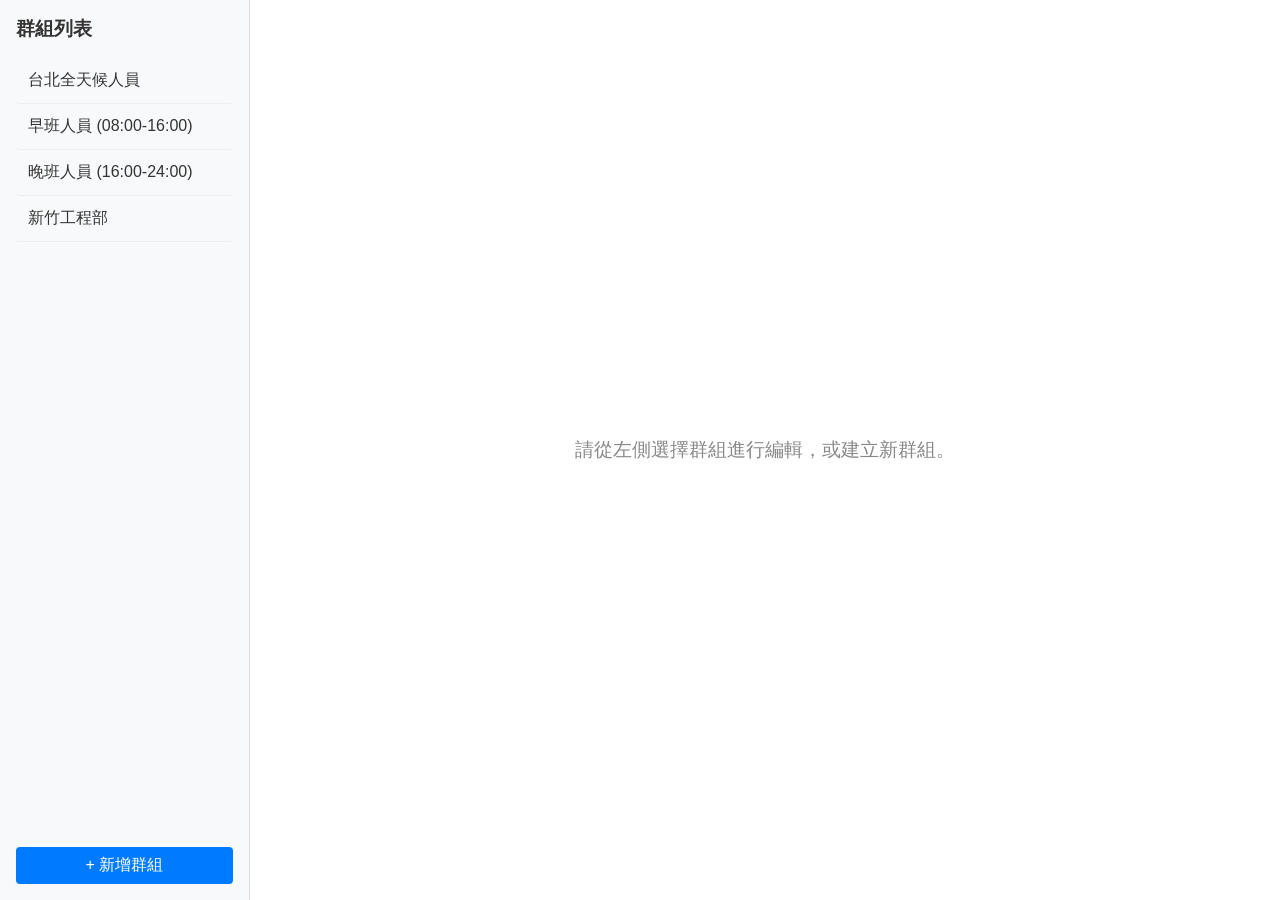
<file: index.html>
<!DOCTYPE html>
<html lang="zh-TW">
<head>
  <meta charset="UTF-8">
  <meta name="viewport" content="width=device-width, initial-scale=1.0">
  <title>門禁權限規劃工具</title>
  <link rel="stylesheet" href="style.css">
</head>
<body>
  <div class="app-container">
    <!-- 1. Group Sidebar -->
    <aside class="sidebar" id="group-sidebar">
      <h2>群組列表</h2>
      <ul id="group-list">
        <!-- Group items injected here -->
      </ul>
      <button id="add-group-btn" class="btn primary">+ 新增群組</button>
    </aside>

    <!-- Main Content Area (Form) -->
    <main class="editor-area" id="editor-area" style="display: none;">
      <header class="editor-header">
        <div class="form-group">
          <label for="group-name">群組名稱</label>
          <input type="text" id="group-name" placeholder="輸入群組名稱">
        </div>
        <div class="actions">
          <button id="pov-btn" class="btn secondary" style="margin-right: 10px;">模擬視角 (POV)</button>
          <button id="save-btn" class="btn primary">儲存設定</button>
          <button id="delete-btn" class="btn danger">刪除群組</button>
        </div>
      </header>

      <div class="editor-columns">
        <!-- 2. User Selection -->
        <section class="column user-selection">
          <h3>成員列表</h3>
          <div id="user-list" class="checklist">
            <!-- User checkboxes injected here -->
          </div>
          <div id="conflict-message" class="conflict-alert hidden"></div>
        </section>

        <!-- 3. Device Config -->
        <section class="column device-config">
          <h3>裝置權限設定</h3>
          <div id="device-list" class="device-list">
            <!-- Device config rows injected here -->
          </div>
        </section>
      </div>
    </main>
    
    <div id="empty-state" class="empty-state">
      <p>請從左側選擇群組進行編輯，或建立新群組。</p>
    </div>
  </div>

  <!-- POV Modal -->
  <div id="pov-modal" class="modal hidden">
    <div class="modal-content">
      <div class="modal-header">
        <h2>使用者權限檢視</h2>
        <span class="close-modal">&times;</span>
      </div>
      <div class="modal-body">
        <div class="form-group">
          <label for="pov-user-select">選擇使用者：</label>
          <select id="pov-user-select" style="width: 100%; padding: 8px; font-size: 1rem;">
            <!-- Options injected by JS -->
          </select>
        </div>
        <hr>
        <div id="pov-results">
          <!-- Access details injected here -->
        </div>
      </div>
    </div>
  </div>

  <script type="module" src="main.js"></script>
</body>
</html>
</file>
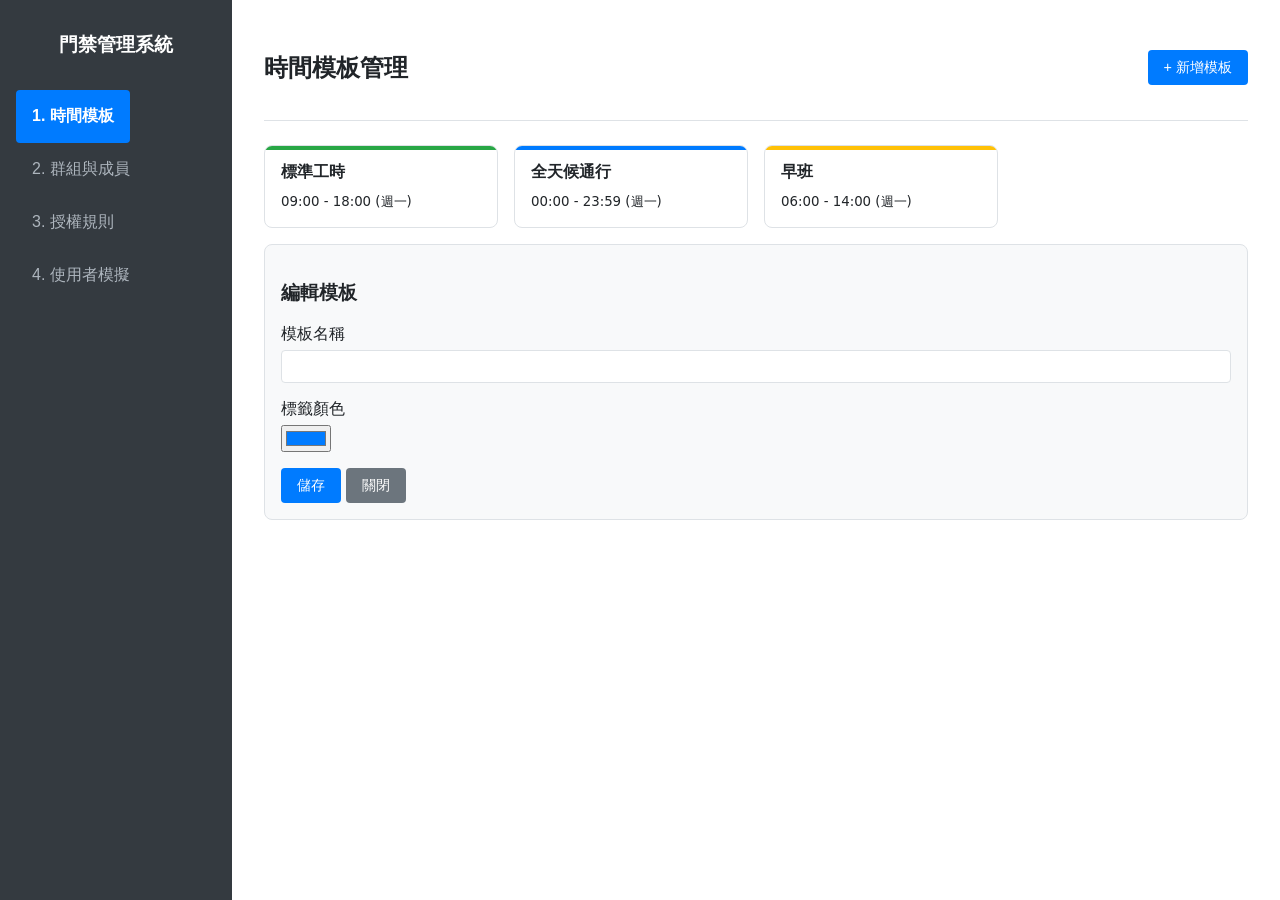
<file: index-v2.html>
<!DOCTYPE html>
<html lang="zh-TW">
<head>
  <meta charset="UTF-8">
  <meta name="viewport" content="width=device-width, initial-scale=1.0">
  <title>門禁管理 (權重模型)</title>
  <link rel="stylesheet" href="style-v2.css">
</head>
<body>
  <div class="app-container">
    <!-- Navigation Sidebar -->
    <aside class="nav-sidebar">
      <h1>門禁管理系統</h1>
      <nav>
        <button class="nav-btn active" data-tab="templates">1. 時間模板</button>
        <button class="nav-btn" data-tab="groups">2. 群組與成員</button>
        <button class="nav-btn" data-tab="rules">3. 授權規則</button>
        <button class="nav-btn" data-tab="pov">4. 使用者模擬</button>
      </nav>
    </aside>

    <!-- Main Content -->
    <main class="content-area">
      
      <!-- VIEW 1: Templates -->
      <section id="view-templates" class="view-section active">
        <header class="section-header">
          <h2>時間模板管理</h2>
          <button id="add-template-btn" class="btn primary">+ 新增模板</button>
        </header>
        <div class="template-list-container">
          <ul id="template-list"></ul>
        </div>
        <!-- Template Editor (Hidden by default, shown when selected) -->
        <div id="template-editor" class="panel hidden">
          <h3>編輯模板</h3>
          <div class="form-group">
            <label>模板名稱</label>
            <input type="text" id="template-name-input">
          </div>
          <div class="form-group">
             <label>標籤顏色</label>
             <input type="color" id="template-color-input" value="#007bff">
          </div>
          <div id="template-schedule-editor">
            <!-- Time Bars go here -->
          </div>
          <div class="panel-actions">
            <button id="save-template-btn" class="btn primary">儲存</button>
            <button id="close-template-btn" class="btn secondary">關閉</button>
          </div>
        </div>
      </section>

      <!-- VIEW 2: Groups -->
      <section id="view-groups" class="view-section hidden">
        <header class="section-header">
          <h2>群組權重管理</h2>
          <button id="add-group-btn" class="btn primary">+ 新增群組</button>
        </header>
        <div class="two-column-layout">
          <div class="col-left">
            <ul id="group-list"></ul>
          </div>
          <div class="col-right hidden" id="group-editor">
            <div class="form-group">
              <label>群組名稱</label>
              <input type="text" id="group-name-input">
            </div>
            <div class="form-group">
              <label>優先權重 (1-100)</label>
              <input type="number" id="group-priority-input" min="1" max="100" value="10">
              <small>數字越大優先權越高 (當規則衝突時以此為準)</small>
            </div>
            <div class="form-group">
              <label>群組成員</label>
              <div id="group-member-list" class="checklist"></div>
            </div>
            <div class="panel-actions">
              <button id="save-group-btn" class="btn primary">儲存群組</button>
              <button id="delete-group-btn" class="btn danger">刪除</button>
            </div>
          </div>
        </div>
      </section>

      <!-- VIEW 3: Rules Matrix -->
      <section id="view-rules" class="view-section hidden">
        <header class="section-header">
          <h2>授權規則矩陣</h2>
          <p>設定各群組在不同裝置上套用的時間模板。</p>
        </header>
        <div class="matrix-container">
          <table id="rules-matrix">
            <thead>
              <tr>
                <th>裝置 \ 群組</th>
                <!-- Group headers injected here -->
              </tr>
            </thead>
            <tbody>
              <!-- Matrix rows injected here -->
            </tbody>
          </table>
        </div>
      </section>

      <!-- VIEW 4: POV -->
      <section id="view-pov" class="view-section hidden">
        <header class="section-header">
          <h2>使用者權限模擬 (POV)</h2>
        </header>
        <div class="pov-container">
          <div class="form-group">
            <label>選擇要檢查的使用者</label>
            <select id="pov-user-select"></select>
          </div>
          <hr>
          <div id="pov-output">
            <!-- Results -->
          </div>
        </div>
      </section>

    </main>
  </div>

  <script type="module" src="main-v2.js"></script>
</body>
</html>
</file>
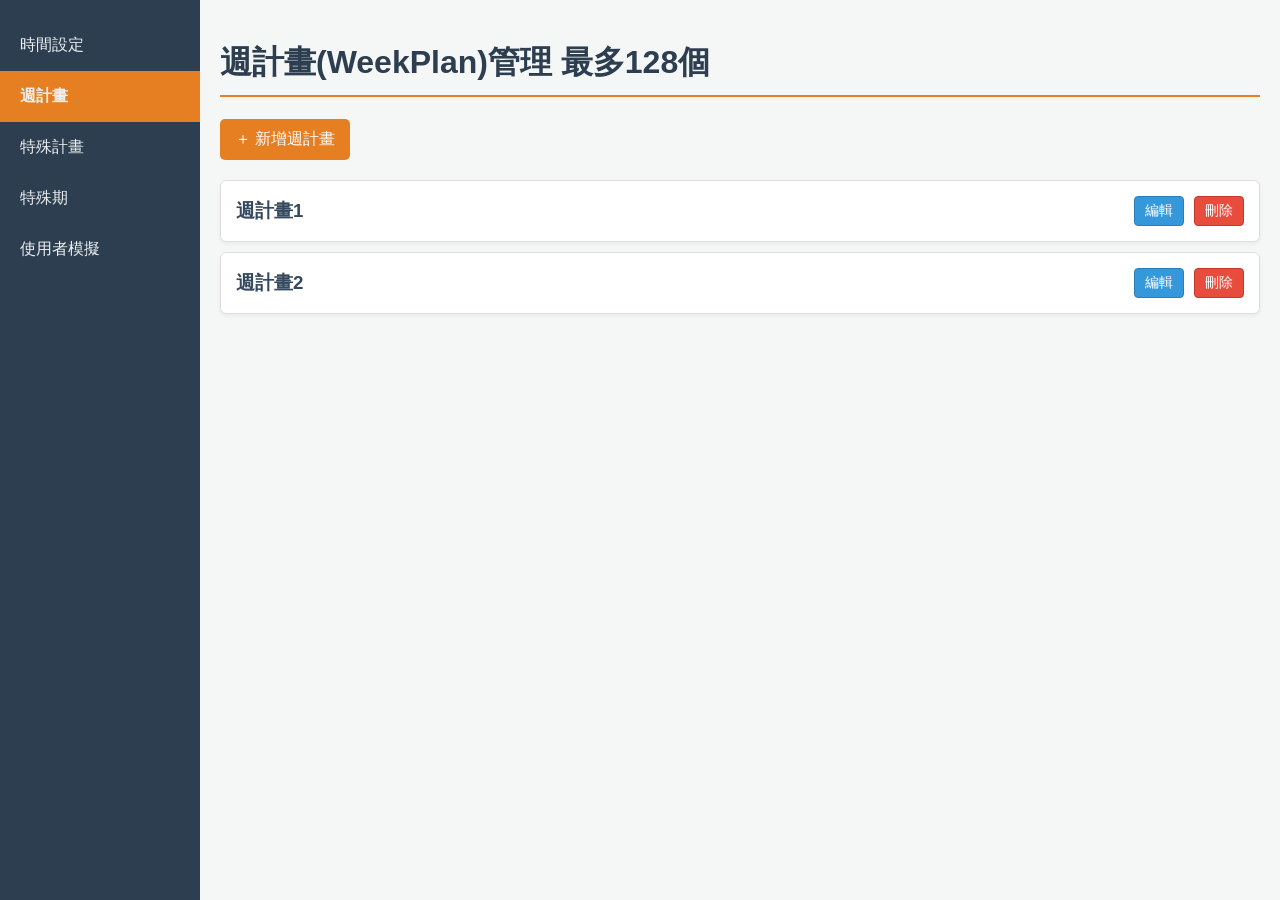
<file: user_plan.html>
<!doctype html>
<html lang="en">
  <head>
    <meta charset="UTF-8" />
    <meta name="viewport" content="width=device-width, initial-scale=1.0" />
    <title>User Plan Configuration</title>
    <link rel="stylesheet" href="user_plan.css" />
  </head>

  <body>
    <nav id="sideNav" class="side-nav">
      <a href="#" class="nav-item" data-page="time-setting">時間設定</a>
      <a href="#" class="nav-item" data-page="weekly-plan">週計畫</a>
      <a href="#" class="nav-item" data-page="special-plan">特殊計畫</a>
      <a href="#" class="nav-item" data-page="special-period">特殊期</a>
      <a href="#" class="nav-item" data-page="simulation">使用者模擬</a>
    </nav>

    <main id="mainContent" class="main-content">
      <div id="page-time-setting" class="page">
        <h1>時間設定(Template) 最多255個</h1>
        <button class="btn" id="addTimeSettingBtn">＋ 新增時間設定</button>

        <div id="timeSettingList" class="plan-list-container">
          <!-- Time settings will be dynamically rendered here -->
        </div>

        <div id="timeSettingModal" class="modal" style="display: none">
          <div class="modal-content">
            <span class="close-btn">&times;</span>
            <h2 id="timeSettingModalTitle">新增時間設定</h2>
            <form id="timeSettingForm">
              <input type="hidden" id="timeSettingId" />
              <div class="form-group">
                <label for="timeSettingName">設定名稱：</label>
                <input type="text" id="timeSettingName" required />
              </div>
              <div class="form-group">
                <label for="weeklyPlanSelect">選擇週計畫 (擇一):</label>
                <select id="weeklyPlanSelect" required>
                  <!-- Options will be rendered here -->
                </select>
              </div>
              <div class="form-group">
                <label>選擇特殊計畫 (最多4個):</label>
                <div id="specialPlanSelection" class="selection-list">
                  <!-- Checkboxes for special plans will be rendered here -->
                </div>
              </div>
              <button type="submit" class="btn">儲存</button>
            </form>
          </div>
        </div>
      </div>
      <div id="page-weekly-plan" class="page" style="display: none">
        <h1>週計畫(WeekPlan)管理 最多128個</h1>
        <button class="btn" id="addWeeklyPlanBtn">＋ 新增週計畫</button>

        <div id="weeklyPlanList" class="plan-list-container">
          <!-- Weekly plans will be dynamically rendered here -->
        </div>

        <div id="weeklyPlanModal" class="modal" style="display: none">
          <div class="modal-content">
            <span class="close-btn">&times;</span>
            <h2 id="weeklyPlanModalTitle">新增週計畫</h2>
            <form id="weeklyPlanForm">
              <input type="hidden" id="weeklyPlanId" />
              <div class="form-group">
                <label for="weeklyPlanName">計畫名稱：</label>
                <input type="text" id="weeklyPlanName" required />
              </div>
              <div id="weeklyPlanTimeSelector" class="time-selector-v2">
                <!-- New time selector will be rendered here -->
              </div>
              <button type="submit" class="btn">儲存</button>
            </form>
          </div>
        </div>
      </div>
      <div id="page-special-plan" class="page" style="display: none">
        <h1>特殊計畫(HolidayGroup)管理 最多64個</h1>
        <button class="btn" id="addSpecialPlanBtn">＋ 新增特殊計畫</button>

        <div id="specialPlanList" class="plan-list-container">
          <!-- Special plans will be dynamically rendered here -->
        </div>

        <div id="specialPlanModal" class="modal" style="display: none">
          <div class="modal-content">
            <span class="close-btn">&times;</span>
            <h2 id="specialPlanModalTitle">新增特殊計畫</h2>
            <form id="specialPlanForm">
              <input type="hidden" id="specialPlanId" />
              <div class="form-group">
                <label for="specialPlanName">計畫名稱：</label>
                <input type="text" id="specialPlanName" required />
              </div>
              <div class="form-group">
                <label>選擇特殊期 (最多16個):</label>
                <div id="specialPeriodSelection" class="selection-list">
                  <!-- Checkboxes for special periods will be rendered here -->
                </div>
              </div>
              <button type="submit" class="btn">儲存</button>
            </form>
          </div>
        </div>
      </div>
      <div id="page-special-period" class="page" style="display: none">
        <h1>特殊期(HolidayPlan)管理 最多1024個</h1>
        <button class="btn" id="addSpecialPeriodBtn">＋ 新增特殊期</button>

        <div id="specialPeriodList" class="plan-list-container">
          <!-- Special periods will be dynamically rendered here -->
        </div>

        <div id="specialPeriodModal" class="modal" style="display: none">
          <div class="modal-content">
            <span class="close-btn">&times;</span>
            <h2 id="specialPeriodModalTitle">新增特殊期</h2>
            <form id="specialPeriodForm">
              <input type="hidden" id="specialPeriodId" />
              <div class="form-group">
                <label for="specialPeriodName">名稱：</label>
                <input type="text" id="specialPeriodName" required />
              </div>
              <div class="form-group">
                <label for="specialPeriodStart">開始日期：</label>
                <input type="date" id="specialPeriodStart" required />
              </div>
              <div class="form-group">
                <label for="specialPeriodEnd">結束日期：</label>
                <input type="date" id="specialPeriodEnd" required />
              </div>
              <div id="specialPeriodTimeSelector" class="time-selector-v2">
                <!-- New V2 time selector will be rendered here -->
              </div>
              <button type="submit" class="btn">儲存</button>
            </form>
          </div>
        </div>
      </div>
      <div id="page-simulation" class="page" style="display: none">
        <h1>使用者模擬</h1>
        <div class="simulation-form">
          <div class="form-group">
            <label for="simulationTimeSetting">選擇一個時間設定來模擬：</label>
            <select id="simulationTimeSetting"></select>
          </div>
          <div class="form-group">
            <label for="simulationDateTime">選擇模擬的日期與時間：</label>
            <input type="datetime-local" id="simulationDateTime" />
          </div>
          <button id="runSimulationBtn" class="btn">開始模擬</button>
        </div>
        <div
          id="simulationResult"
          class="simulation-result"
          style="display: none"
        >
          <h2>模擬結果</h2>
          <p id="resultText"></p>
          <p id="reasonText"></p>
        </div>
      </div>
    </main>

    <script src="user_plan.js"></script>
  </body>
</html>
</file>
<file: style.css>
:root {
  --primary-color: #007bff;
  --danger-color: #dc3545;
  --border-color: #ddd;
  --bg-light: #f8f9fa;
  --text-color: #333;
}

* {
  box-sizing: border-box;
}

body {
  font-family: -apple-system, BlinkMacSystemFont, "Segoe UI", Roboto, Helvetica, Arial, sans-serif;
  margin: 0;
  height: 100vh;
  color: var(--text-color);
  display: flex;
}

.app-container {
  display: flex;
  width: 100%;
  height: 100%;
}

/* Sidebar */
.sidebar {
  width: 250px;
  background-color: var(--bg-light);
  border-right: 1px solid var(--border-color);
  padding: 1rem;
  display: flex;
  flex-direction: column;
}

.sidebar h2 {
  margin-top: 0;
  font-size: 1.2rem;
}

#group-list {
  list-style: none;
  padding: 0;
  margin: 0;
  flex: 1;
  overflow-y: auto;
}

.group-item {
  padding: 0.75rem;
  border-bottom: 1px solid #eee;
  cursor: pointer;
  border-radius: 4px;
}

.group-item:hover {
  background-color: #e9ecef;
}

.group-item.active {
  background-color: #e2e6ea;
  font-weight: bold;
}

/* Editor Area */
.editor-area {
  flex: 1;
  display: flex;
  flex-direction: column;
  height: 100%;
}

.editor-header {
  padding: 1rem;
  border-bottom: 1px solid var(--border-color);
  display: flex;
  justify-content: space-between;
  align-items: flex-end;
  background: white;
}

.editor-columns {
  display: flex;
  flex: 1;
  overflow: hidden; /* Contains scrolling columns */
}

.column {
  padding: 1rem;
  overflow-y: auto;
  border-right: 1px solid var(--border-color);
}

.column.user-selection {
  flex: 0 0 250px; /* Fixed narrower width for user list */
}

.column.device-config {
  flex: 1; /* Takes remaining space */
}

.column:last-child {
  border-right: none;
}

h3 {
  margin-top: 0;
  border-bottom: 2px solid var(--bg-light);
  padding-bottom: 0.5rem;
}

/* Form Elements */
.form-group {
  margin-bottom: 0.5rem;
}

.form-group label {
  display: block;
  margin-bottom: 0.25rem;
  font-weight: 500;
}

input[type="text"] {
  padding: 0.5rem;
  width: 200px;
  border: 1px solid var(--border-color);
  border-radius: 4px;
}

/* User List */
.checklist label {
  display: flex;
  align-items: center;
  padding: 0.5rem;
  cursor: pointer;
  border-radius: 4px;
}

.checklist label:hover {
  background-color: var(--bg-light);
}

.checklist input[type="checkbox"] {
  margin-right: 0.5rem;
}

.user-conflict {
  color: var(--danger-color);
  font-weight: bold;
  background-color: #fff3f3;
}

.conflict-icon {
  margin-left: auto;
}

/* Conflict Alert */
.conflict-alert {
  margin-top: 1rem;
  padding: 0.75rem;
  background-color: #f8d7da;
  color: #721c24;
  border: 1px solid #f5c6cb;
  border-radius: 4px;
  font-size: 0.9rem;
}

.conflict-alert.hidden {
  display: none;
}

/* Device List */
.device-row {
  border: 1px solid var(--border-color);
  border-radius: 4px;
  margin-bottom: 0.75rem;
  padding: 0.75rem;
  background: white;
}

.device-header {
  display: flex;
  align-items: center;
  margin-bottom: 1rem;
  font-weight: 600;
  font-size: 1.1rem;
  border-bottom: 1px solid #eee;
  padding-bottom: 0.5rem;
}

.device-header input {
  margin-right: 0.5rem;
}

.device-days {
  display: flex;
  flex-direction: column;
  gap: 0.5rem;
}

.day-row {
  display: flex;
  align-items: center;
  gap: 1rem;
  font-size: 0.9rem;
}

.day-label {
  width: 40px;
  font-weight: 500;
  color: #666;
}

/* Time Bar Component */
.time-track {
  flex: 1;
  height: 24px;
  background-color: #e9ecef;
  border-radius: 12px;
  position: relative;
  cursor: pointer;
  user-select: none;
}

.time-segment {
  position: absolute;
  height: 100%;
  background-color: var(--primary-color);
  border-radius: 12px;
  top: 0;
  /* transition: background-color 0.2s; */ /* Removed transition for smoother dragging */
}

.time-segment:hover {
  background-color: #0056b3;
}

/* Handles */
.time-handle {
  position: absolute;
  top: 0;
  bottom: 0;
  width: 10px;
  cursor: col-resize;
  background: rgba(255,255,255,0.3);
  z-index: 2;
}

.time-handle:hover {
  background: rgba(255,255,255,0.8);
}

.handle-left { left: 0; border-radius: 12px 0 0 12px; }
.handle-right { right: 0; border-radius: 0 12px 12px 0; }

.time-display {
  width: 100px;
  text-align: right;
  font-family: monospace;
  font-size: 0.85rem;
}

.device-row.disabled .time-track {
  opacity: 0.4;
  pointer-events: none;
}

/* Buttons */
.btn {
  padding: 0.5rem 1rem;
  border: none;
  border-radius: 4px;
  cursor: pointer;
  font-size: 1rem;
}

.btn.primary {
  background-color: var(--primary-color);
  color: white;
}

.btn.primary:disabled {
  background-color: #ccc;
  cursor: not-allowed;
}

.btn.danger {
  background-color: var(--danger-color);
  color: white;
}

.btn.secondary {
  background-color: #6c757d;
  color: white;
}

.btn.secondary:hover {
  background-color: #5a6268;
}

/* Utilities */
.hidden {
  display: none !important;
}

.empty-state {
  flex: 1;
  display: flex;
  justify-content: center;
  align-items: center;
  color: #888;
  font-size: 1.2rem;
}

/* Modal Styles */
.modal {
  position: fixed;
  z-index: 1000;
  left: 0;
  top: 0;
  width: 100%;
  height: 100%;
  background-color: rgba(0, 0, 0, 0.5);
  display: flex;
  justify-content: center;
  align-items: center;
}

.modal.hidden {
  display: none;
}

.modal-content {
  background-color: #fefefe;
  padding: 0;
  border: 1px solid #888;
  width: 600px;
  max-width: 90%;
  max-height: 80vh;
  border-radius: 8px;
  display: flex;
  flex-direction: column;
  box-shadow: 0 4px 6px rgba(0,0,0,0.1);
}

.modal-header {
  padding: 1rem;
  border-bottom: 1px solid #eee;
  display: flex;
  justify-content: space-between;
  align-items: center;
}

.modal-header h2 {
  margin: 0;
  font-size: 1.25rem;
}

.close-modal {
  color: #aaa;
  font-size: 28px;
  font-weight: bold;
  cursor: pointer;
  line-height: 1;
}

.close-modal:hover {
  color: black;
}

.modal-body {
  padding: 1rem;
  overflow-y: auto;
}

/* POV Results */
.pov-device-card {
  border: 1px solid #e9ecef;
  border-radius: 6px;
  padding: 1rem;
  margin-bottom: 1rem;
  background-color: #fff;
}

.pov-device-title {
  font-weight: bold;
  font-size: 1.1rem;
  margin-bottom: 0.5rem;
  color: var(--primary-color);
  display: flex;
  justify-content: space-between;
}

.pov-group-tag {
  font-size: 0.8rem;
  background: #e9ecef;
  padding: 2px 8px;
  border-radius: 12px;
  color: #666;
}

.pov-day-row {
  display: flex;
  padding: 4px 0;
  border-bottom: 1px solid #f8f9fa;
}

.pov-day-row:last-child {
  border-bottom: none;
}

.pov-day-name {
  width: 50px;
  font-weight: 500;
  color: #555;
}

.pov-time-range {
  flex: 1;
  font-family: monospace;
}

.no-access {
  color: #999;
  font-style: italic;
  padding: 1rem;
  text-align: center;
}
</file>
<file: style-v2.css>
:root {
  --primary: #007bff;
  --secondary: #6c757d;
  --danger: #dc3545;
  --bg-dark: #343a40;
  --bg-light: #f8f9fa;
  --border: #dee2e6;
  --text: #212529;
}

body {
  font-family: -apple-system, system-ui, sans-serif;
  margin: 0;
  height: 100vh;
  color: var(--text);
  overflow: hidden;
}

.app-container {
  display: flex;
  height: 100%;
}

/* Nav Sidebar */
.nav-sidebar {
  width: 200px;
  background-color: var(--bg-dark);
  color: white;
  display: flex;
  flex-direction: column;
  padding: 1rem;
}

.nav-sidebar h1 {
  font-size: 1.2rem;
  margin-bottom: 2rem;
  text-align: center;
  color: #fff;
}

.nav-btn {
  background: none;
  border: none;
  color: #adb5bd;
  text-align: left;
  padding: 1rem;
  cursor: pointer;
  font-size: 1rem;
  transition: all 0.2s;
  border-radius: 4px;
}

.nav-btn:hover {
  color: white;
  background-color: rgba(255,255,255,0.1);
}

.nav-btn.active {
  color: white;
  background-color: var(--primary);
  font-weight: bold;
}

/* Main Content */
.content-area {
  flex: 1;
  background-color: white;
  overflow-y: auto;
  position: relative;
}

.view-section {
  padding: 2rem;
  max-width: 1000px;
  margin: 0 auto;
}

.view-section.hidden {
  display: none;
}

.section-header {
  display: flex;
  justify-content: space-between;
  align-items: center;
  border-bottom: 1px solid var(--border);
  padding-bottom: 1rem;
  margin-bottom: 1.5rem;
}

/* Common Components */
.btn {
  padding: 0.5rem 1rem;
  border-radius: 4px;
  border: none;
  cursor: pointer;
  font-size: 0.9rem;
}

.btn.primary { background: var(--primary); color: white; }
.btn.secondary { background: var(--secondary); color: white; }
.btn.danger { background: var(--danger); color: white; }

.form-group { margin-bottom: 1rem; }
.form-group label { display: block; margin-bottom: 0.3rem; font-weight: 500; }
input[type="text"], input[type="number"], select {
  padding: 0.5rem; border: 1px solid var(--border); border-radius: 4px; width: 100%; box-sizing: border-box;
}

/* Templates View */
#template-list {
  list-style: none;
  padding: 0;
  display: flex;
  flex-wrap: wrap;
  gap: 1rem;
}

.template-card {
  border: 1px solid var(--border);
  border-radius: 8px;
  width: 200px;
  padding: 1rem;
  cursor: pointer;
  transition: transform 0.1s;
  background: white;
  position: relative;
  overflow: hidden;
}

.template-card:hover { transform: translateY(-2px); box-shadow: 0 4px 6px rgba(0,0,0,0.1); }
.template-card h4 { margin: 0 0 0.5rem 0; }
.template-card-bar { height: 4px; width: 100%; position: absolute; top: 0; left: 0; }

#template-editor {
  border: 1px solid var(--border);
  padding: 1rem;
  border-radius: 8px;
  background: var(--bg-light);
  margin-top: 1rem;
}

/* Time Bar Styles (Reused) */
.day-row { display: flex; align-items: center; gap: 10px; margin-bottom: 5px; }
.day-label { width: 40px; font-weight: 500; font-size: 0.8rem; }
.time-track { flex: 1; height: 20px; background: #e9ecef; border-radius: 10px; position: relative; }
.time-segment { position: absolute; height: 100%; border-radius: 10px; top: 0; opacity: 0.8; }
.time-handle { position: absolute; top: 0; bottom: 0; width: 10px; cursor: col-resize; background: rgba(255,255,255,0.4); z-index: 2; }
.handle-left { left: 0; border-radius: 10px 0 0 10px; }
.handle-right { right: 0; border-radius: 0 10px 10px 0; }
.time-display { width: 90px; font-family: monospace; font-size: 0.8rem; text-align: right; }

/* Groups View */
.two-column-layout { display: flex; gap: 2rem; height: calc(100vh - 200px); }
.col-left { width: 250px; border-right: 1px solid var(--border); overflow-y: auto; padding-right: 1rem; }
.col-right { flex: 1; overflow-y: auto; }

#group-list { list-style: none; padding: 0; margin: 0; }
.group-item {
  padding: 0.75rem; border-bottom: 1px solid var(--border); cursor: pointer;
  display: flex; justify-content: space-between; align-items: center;
}
.group-item:hover { background: var(--bg-light); }
.group-item.active { background: #e2e6ea; font-weight: bold; }
.group-priority-badge { 
  background: #6c757d; color: white; padding: 2px 6px; border-radius: 10px; font-size: 0.7rem; 
}

.checklist { max-height: 300px; overflow-y: auto; border: 1px solid var(--border); padding: 0.5rem; border-radius: 4px; }
.checklist label { display: block; padding: 0.3rem; cursor: pointer; }
.checklist label:hover { background: var(--bg-light); }

/* Rules Matrix */
.matrix-container { overflow-x: auto; }
table { width: 100%; border-collapse: collapse; }
th, td { border: 1px solid var(--border); padding: 0.75rem; text-align: center; }
th { background: var(--bg-light); }
td select { width: 100%; min-width: 120px; }

/* POV View */
.pov-result-card {
  border: 1px solid var(--border);
  border-radius: 8px;
  margin-bottom: 1rem;
  padding: 1rem;
}
.pov-header { display: flex; justify-content: space-between; margin-bottom: 1rem; align-items: center; }
.pov-device-name { font-size: 1.2rem; font-weight: bold; }
.pov-source { font-size: 0.9rem; color: #666; background: #e9ecef; padding: 4px 8px; border-radius: 4px; }
.pov-source strong { color: #333; }
.winning-priority { color: var(--primary); font-weight: bold; }

.priority-debug { font-size: 0.8rem; color: #999; margin-top: 0.5rem; }
</file>
<file: user_plan.css>
/* Basic Layout */
body {
  font-family: -apple-system, BlinkMacSystemFont, "Segoe UI", Roboto, Helvetica, Arial, sans-serif;
  margin: 0;
  display: flex;
  height: 100vh;
  background-color: #f4f7f6;
}

.side-nav {
  width: 200px;
  background-color: #2c3e50;
  color: white;
  padding-top: 20px;
  display: flex;
  flex-direction: column;
}

.main-content {
  flex-grow: 1;
  padding: 20px;
  overflow-y: auto;
}

/* Navigation */
.nav-item {
  padding: 15px 20px;
  color: #ecf0f1;
  text-decoration: none;
  transition: background-color 0.3s;
}

.nav-item:hover {
  background-color: #34495e;
}

.nav-item.active {
  background-color: #e67e22;
  font-weight: bold;
}

/* Page Content */
.page {
  display: none; /* Hidden by default */
}

.page.active {
  display: block; /* Shown when active */
}

h1 {
  color: #2c3e50;
  border-bottom: 2px solid #e67e22;
  padding-bottom: 10px;
}

/* --- Components --- */

.btn {
  background-color: #e67e22;
  color: white;
  border: none;
  padding: 10px 15px;
  border-radius: 5px;
  cursor: pointer;
  font-size: 16px;
  transition: background-color 0.3s;
}

.btn:hover {
  background-color: #d35400;
}

.plan-list-container {
  margin-top: 20px;
}

/* Modal Styles */
.modal {
  display: none;
  position: fixed;
  z-index: 1000;
  left: 0;
  top: 0;
  width: 100%;
  height: 100%;
  overflow: auto;
  background-color: rgba(0,0,0,0.5);
}

.modal-content {
  background-color: #fefefe;
  margin: 10% auto;
  padding: 20px;
  border: 1px solid #888;
  width: 80%;
  max-width: 700px;
  border-radius: 8px;
  position: relative;
}

.close-btn {
  color: #aaa;
  position: absolute;
  top: 10px;
  right: 20px;
  font-size: 28px;
  font-weight: bold;
  cursor: pointer;
}

.close-btn:hover,
.close-btn:focus {
  color: black;
}

/* Form Styles */
.form-group {
  margin-bottom: 15px;
}

.form-group label {
  display: block;
  margin-bottom: 5px;
}

.form-group input[type="text"] {
  width: 100%;
  padding: 8px;
  box-sizing: border-box;
  border-radius: 4px;
  border: 1px solid #ccc;
}

/* Time Selector */
.time-selector .day-row {
  display: flex;
  align-items: center;
  margin-bottom: 8px;
}

.time-selector .day-label {
  width: 80px;
  font-weight: bold;
}

.time-selector .hour-bar {
  display: flex;
  flex-grow: 1;
  border: 1px solid #bdc3c7;
  border-radius: 4px;
  overflow: hidden;
}

.time-selector .hour-block {
  flex-grow: 1;
  height: 25px;
  background-color: #ecf0f1;
  border-left: 1px solid #bdc3c7;
  cursor: pointer;
  transition: background-color 0.2s;
}

.time-selector .hour-block:first-child {
  border-left: none;
}

.time-selector .hour-block.selected {
  background-color: #27ae60;
}

/* --- New Time Selector (v2) --- */
.time-selector-v2 .day-row-v2 {
  margin-bottom: 15px;
  padding-bottom: 15px;
  border-bottom: 1px solid #eee;
}

.time-selector-v2 .day-header {
  display: flex;
  justify-content: space-between;
  align-items: center;
  margin-bottom: 10px;
}

.time-selector-v2 .day-label-v2 {
  font-weight: bold;
  font-size: 18px;
}

.time-selector-v2 .summary-bar-container {
  flex-grow: 1;
  margin: 0 15px;
  /* Add height to ensure container is visible even if bar is empty */
  height: 25px; 
}

.time-selector-v2 .edit-day-btn {
  padding: 3px 8px;
  font-size: 12px;
}

.time-selector-v2 .day-editor {
  display: none; /* Hidden by default */
  margin-top: 10px;
  padding-top: 10px;
  border-top: 1px dashed #ccc;
}

.time-selector-v2 .day-editor.open {
  display: block;
}

.time-selector-v2 .slot-bar,
.time-selector-v2 .union-bar {
  position: relative;
  height: 25px;
  background-color: #ecf0f1;
  border-radius: 4px;
  border: 1px solid #bdc3c7;
  margin-bottom: 8px;
}

.time-selector-v2 .bar-handle {
  position: absolute;
  top: -4px;
  width: 10px;
  height: 33px;
  background-color: #3498db;
  border: 1px solid #2980b9;
  border-radius: 3px;
  cursor: ew-resize;
  z-index: 10;
}

.time-selector-v2 .bar-handle.start {
  left: 0;
}

.time-selector-v2 .bar-handle.end {
  right: 0;
}

.time-selector-v2 .bar-fill {
  position: absolute;
  top: 0;
  height: 100%;
  background-color: #27ae60;
}

.time-selector-v2 .time-scale {
  display: flex;
  justify-content: space-between;
  font-size: 10px;
  color: #7f8c8d;
  margin-left: -2%;
  margin-right: -2%;
}
.time-selector-v2 .time-scale span {
  width: 4.166%; /* 100 / 24 */
  text-align: center;
}

.union-bar {
  background-color: #fce3d3; /* A different background for the union bar */
}

/* Plan Card Styles */
.plan-card {
  background-color: white;
  border: 1px solid #ddd;
  border-radius: 6px;
  padding: 15px;
  margin-bottom: 10px;
  display: flex;
  justify-content: space-between;
  align-items: center;
  box-shadow: 0 2px 4px rgba(0,0,0,0.05);
}

.plan-card h3 {
  margin: 0;
  color: #34495e;
}

.card-actions button {
  margin-left: 10px;
  padding: 5px 10px;
  font-size: 14px;
  border-radius: 4px;
  cursor: pointer;
}

.btn-edit {
  background-color: #3498db;
  color: white;
  border: 1px solid #2980b9;
}

.btn-edit:hover {
  background-color: #2980b9;
}

.btn-delete {
  background-color: #e74c3c;
  color: white;
  border: 1px solid #c0392b;
}

.btn-delete:hover {
  background-color: #c0392b;
}

/* --- Input fields in modals --- */
.form-group input[type="text"],
.form-group input[type="date"] {
  width: 95%;
  padding: 8px;
  box-sizing: border-box;
  border-radius: 4px;
  border: 1px solid #ccc;
  font-size: 16px;
}

/* Selection List for Modals */
.selection-list {
  max-height: 200px;
  overflow-y: auto;
  border: 1px solid #ccc;
  padding: 10px;
  border-radius: 4px;
}

.selection-list label {
  display: block;
  margin-bottom: 5px;
  cursor: pointer;
}

.form-group select {
  width: 100%;
  padding: 8px;
  box-sizing: border-box;
  border-radius: 4px;
  border: 1px solid #ccc;
  font-size: 16px;
  background-color: white;
}

/* Simulation Page Styles */
.simulation-form {
  background-color: white;
  padding: 20px;
  border-radius: 8px;
  margin-bottom: 20px;
}

.simulation-result {
  background-color: white;
  padding: 20px;
  border-radius: 8px;
}

.simulation-result h2 {
  margin-top: 0;
}

#resultText {
  font-size: 24px;
  font-weight: bold;
}

#resultText.granted {
  color: #27ae60;
}

#resultText.denied {
  color: #e74c3c;
}
</file>
